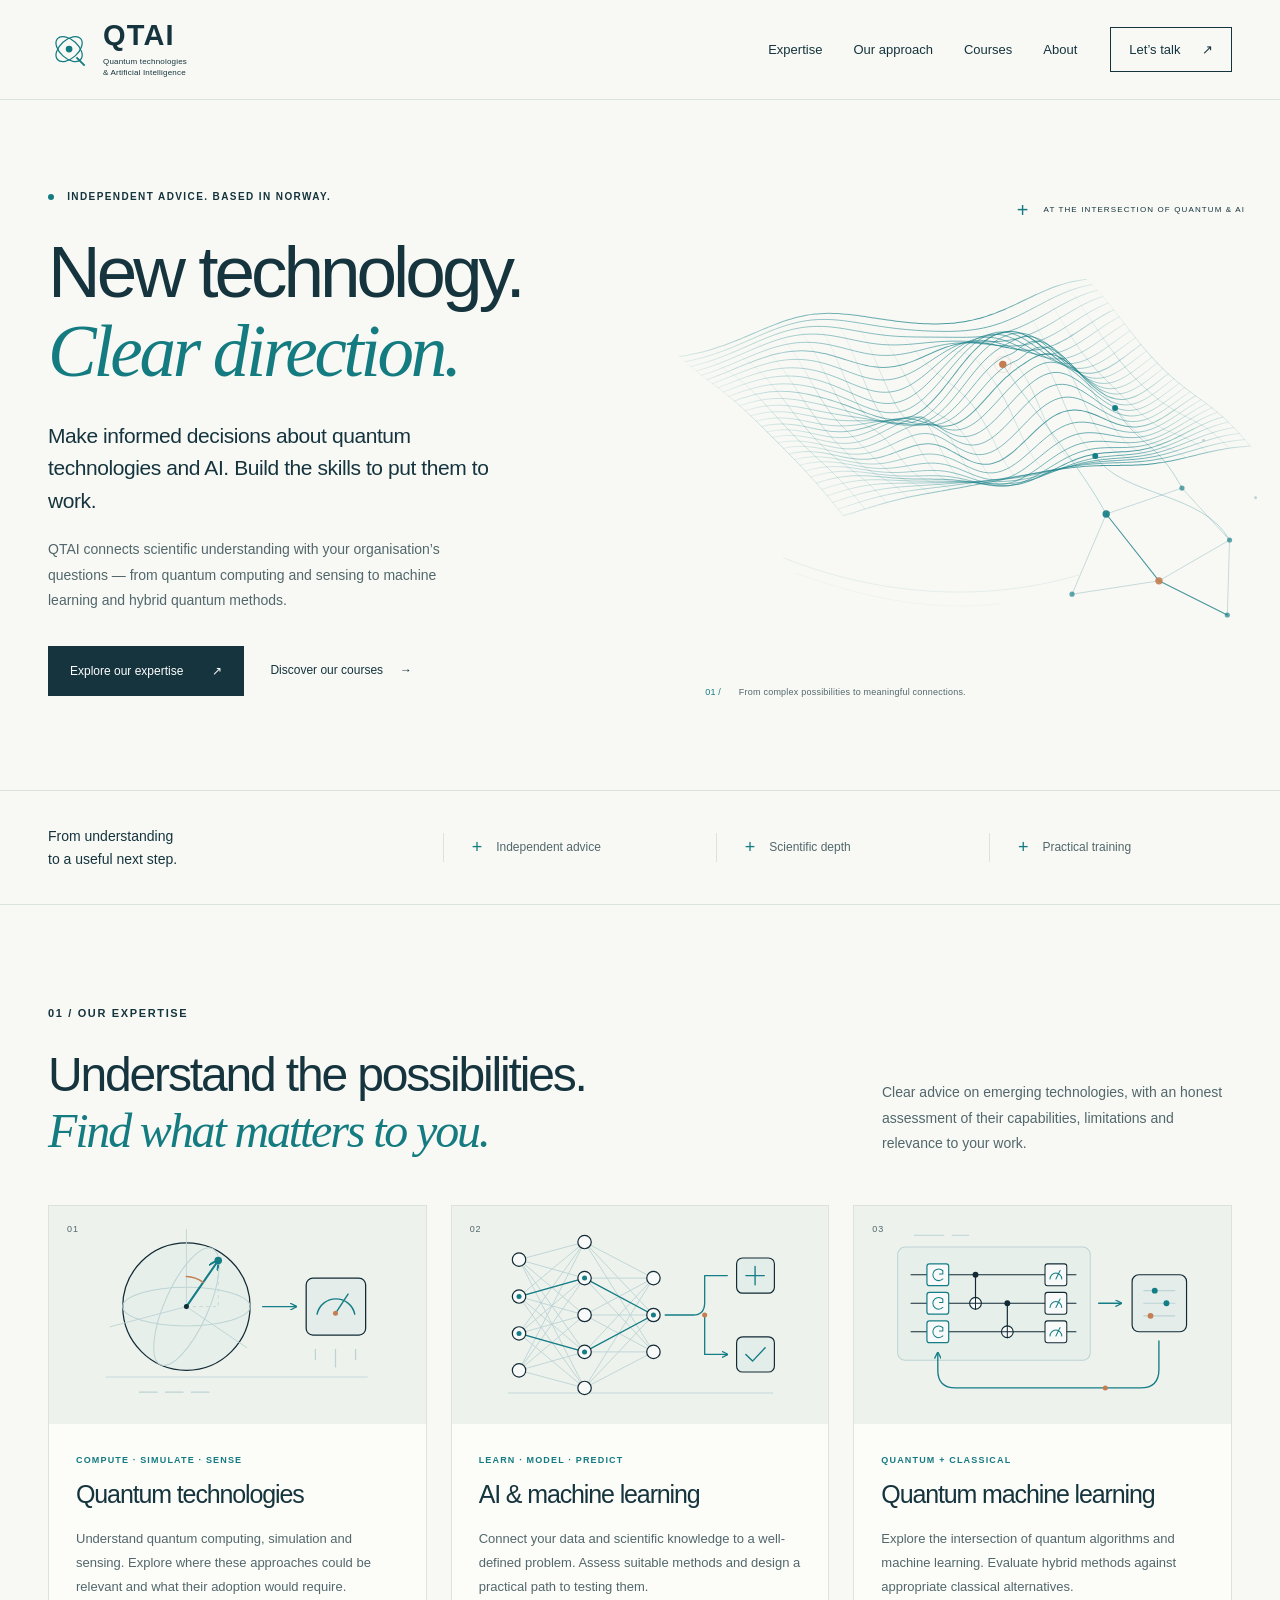
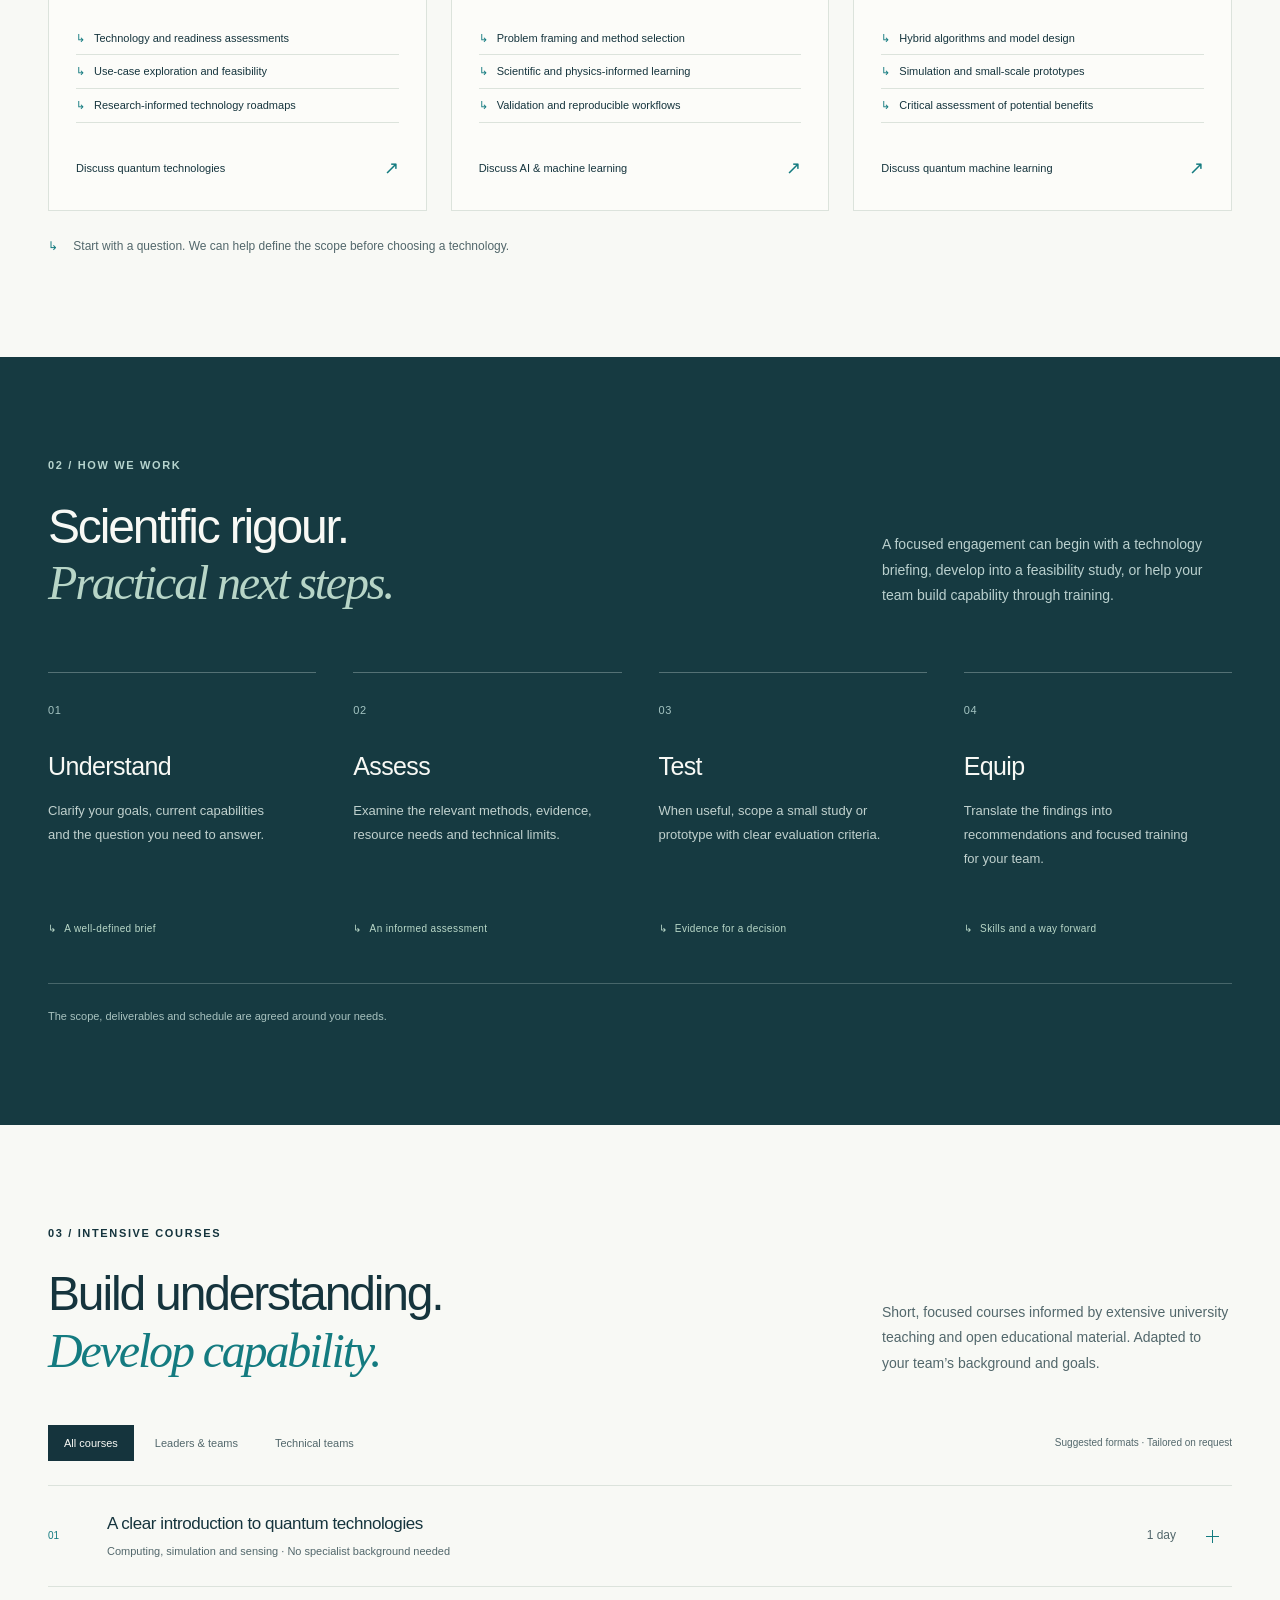
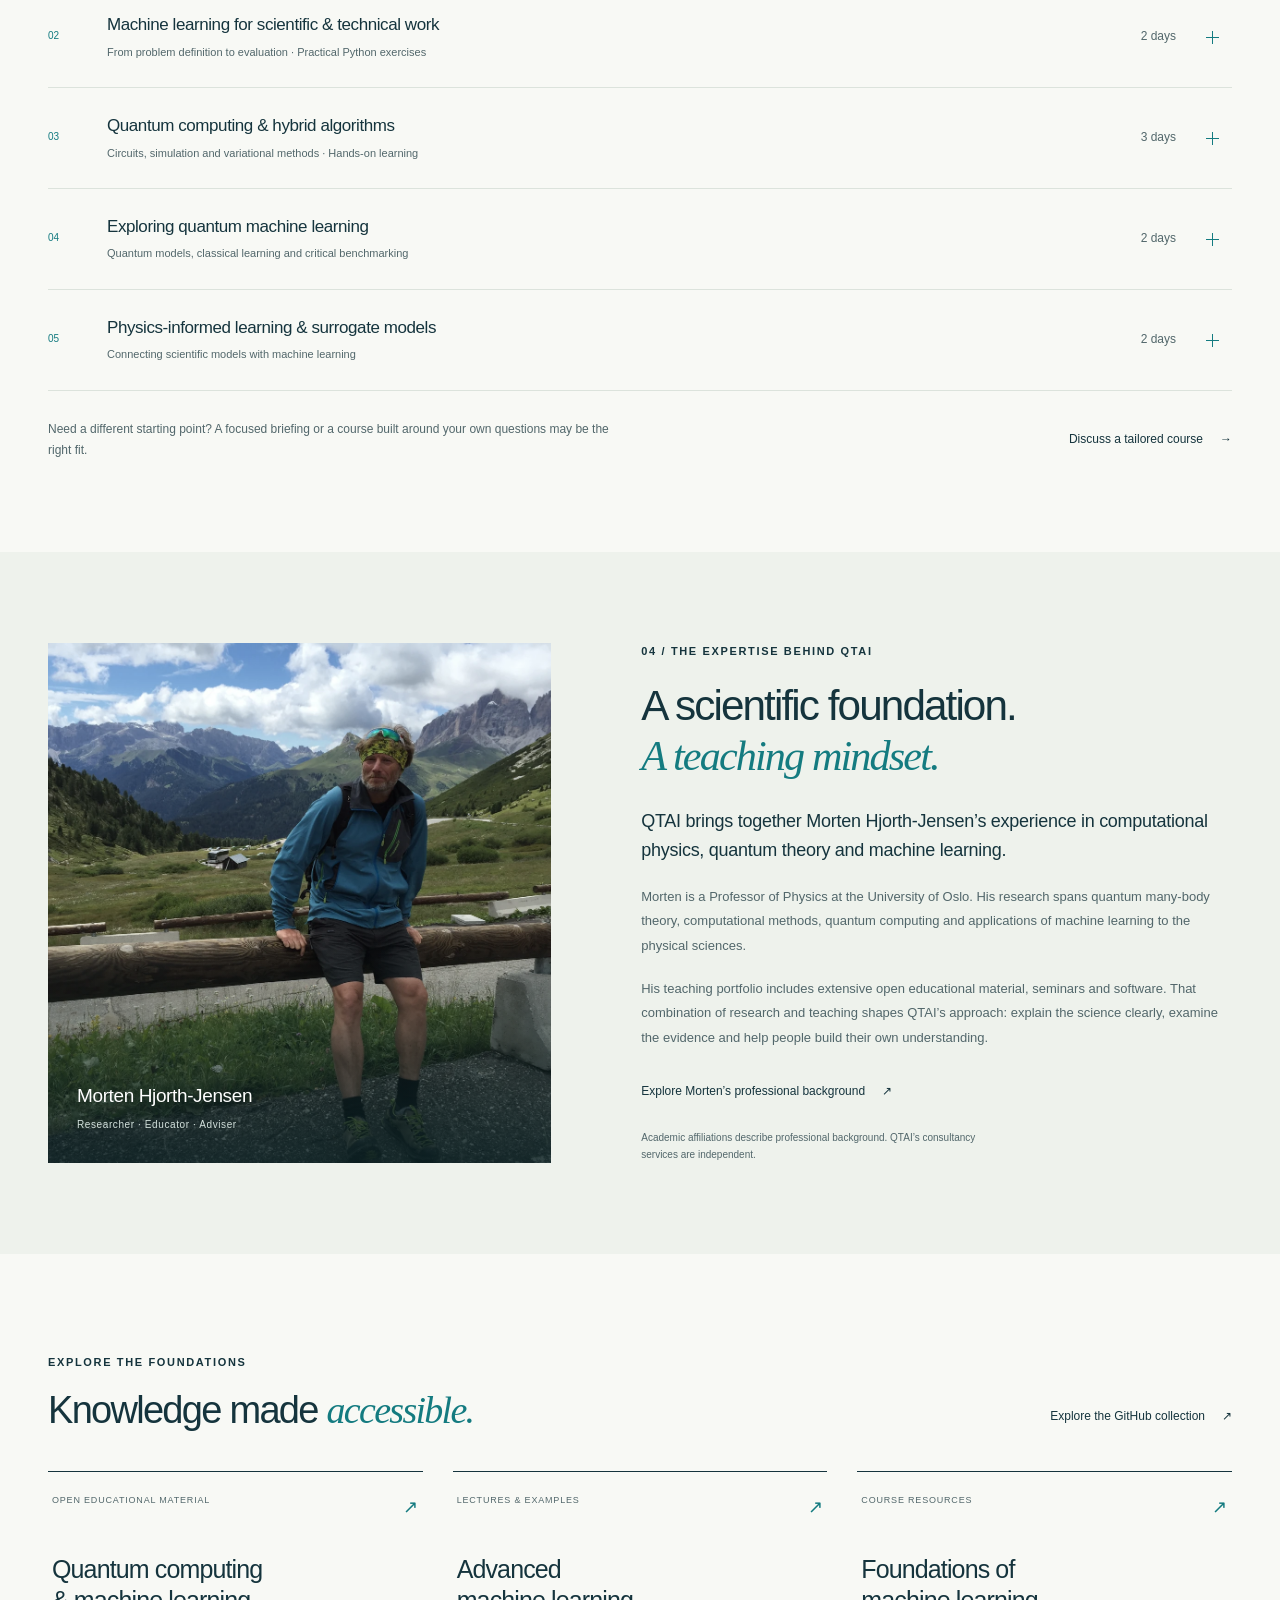
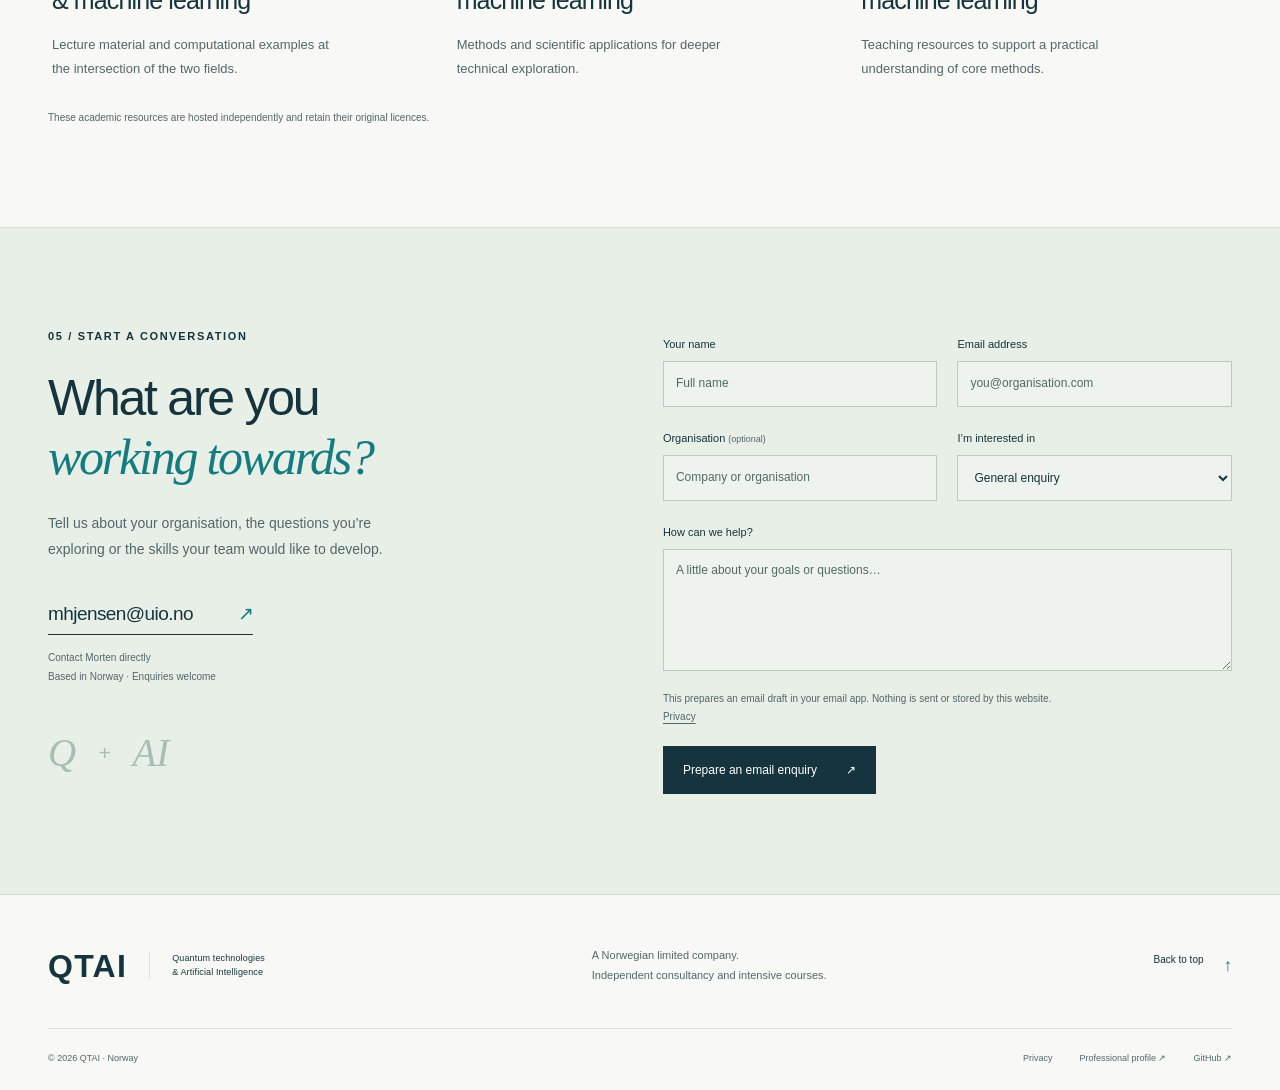
<file: index.html>
<!doctype html>
<html lang="en"><head><meta charset="utf-8"><meta name="viewport" content="width=device-width, initial-scale=1"><meta http-equiv="refresh" content="0;url=doc/web/index.html"><title>QTAI — Quantum technologies & Artificial Intelligence</title></head><body><p><a href="doc/web/index.html">Open the QTAI website</a></p></body></html>
</file>
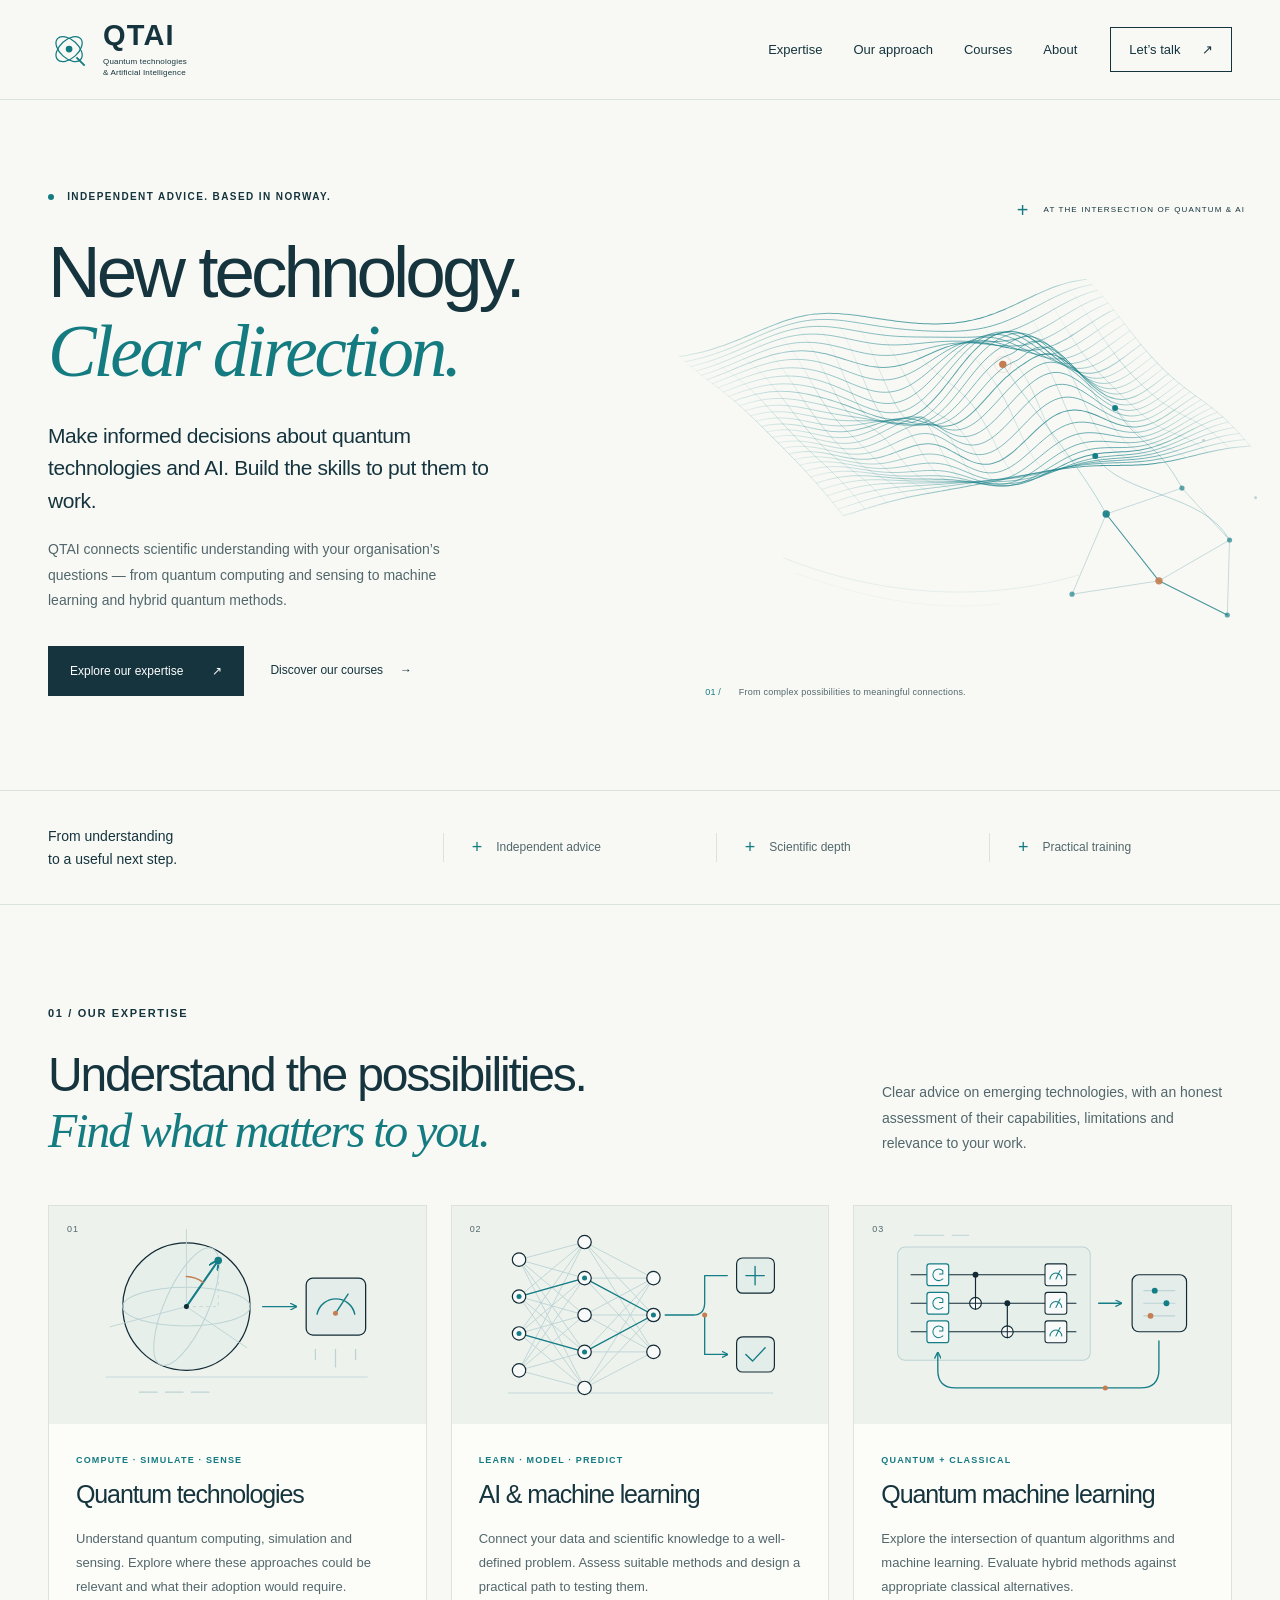
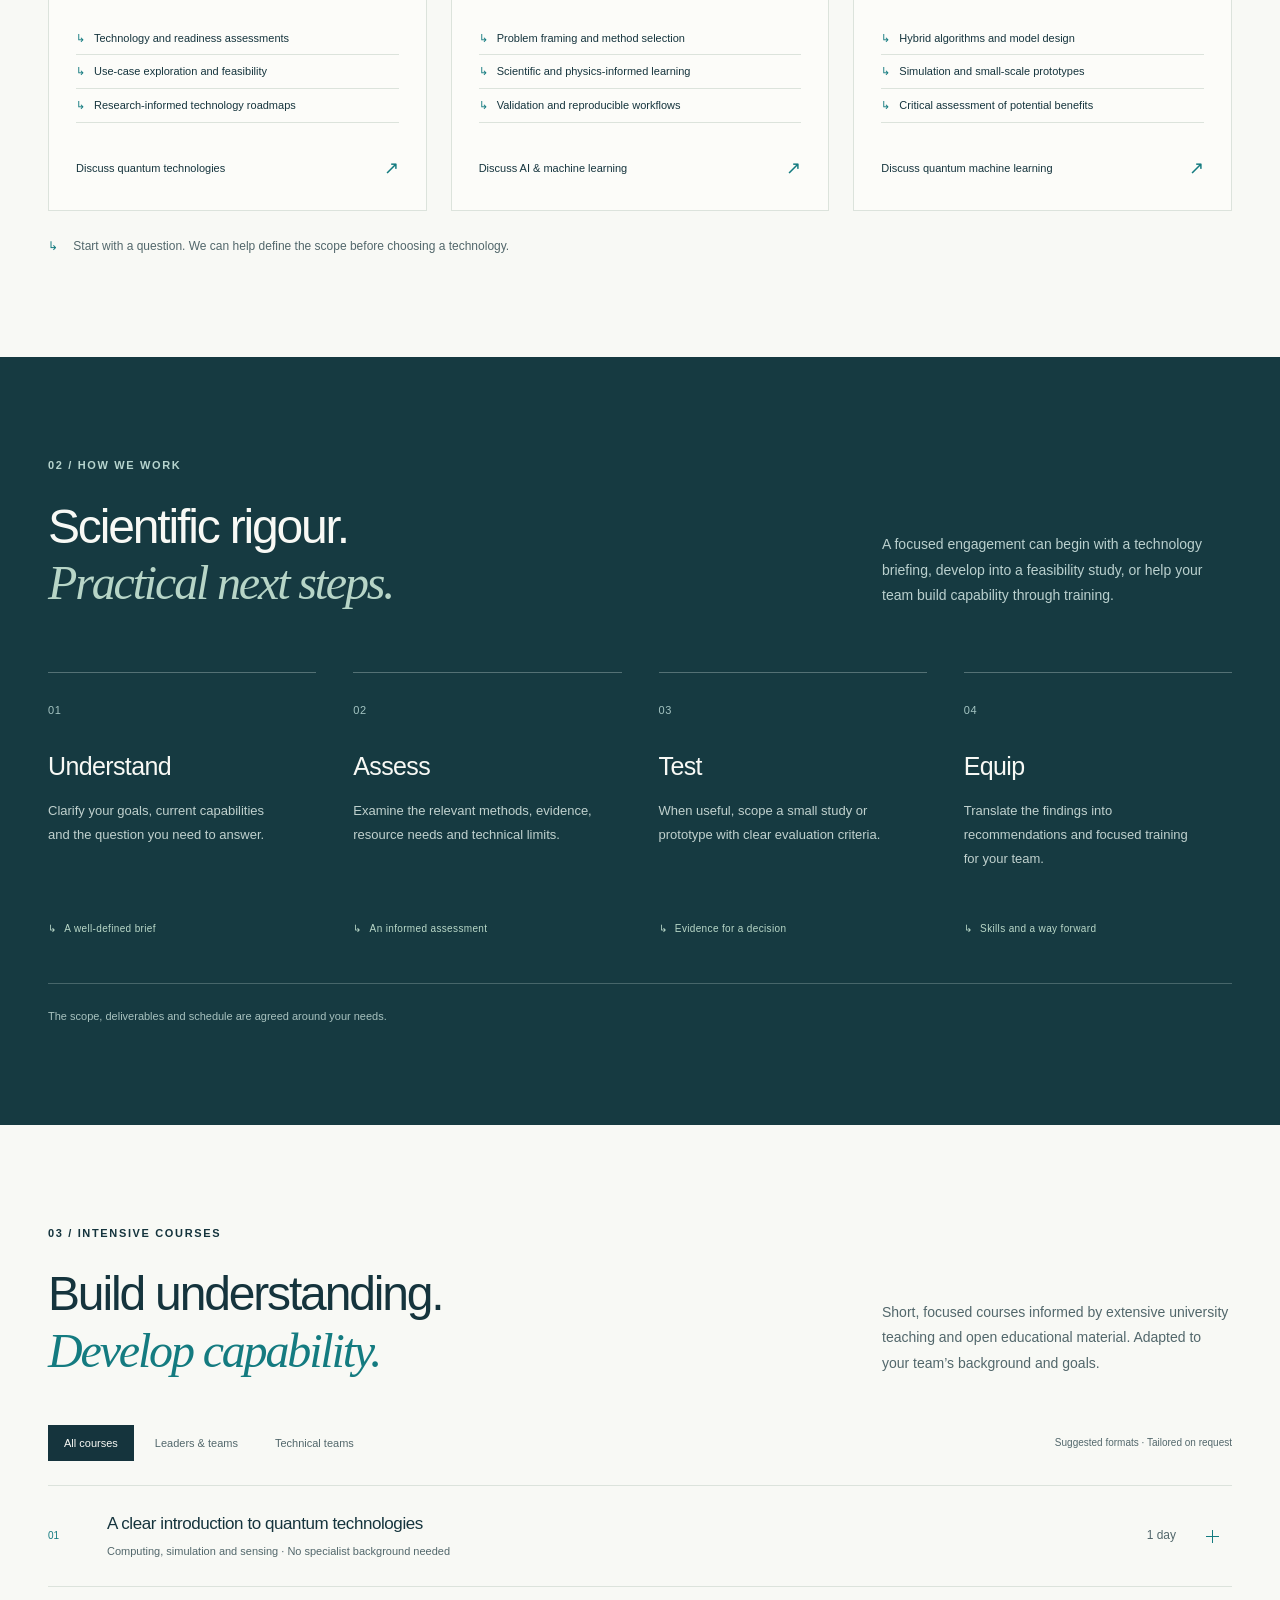
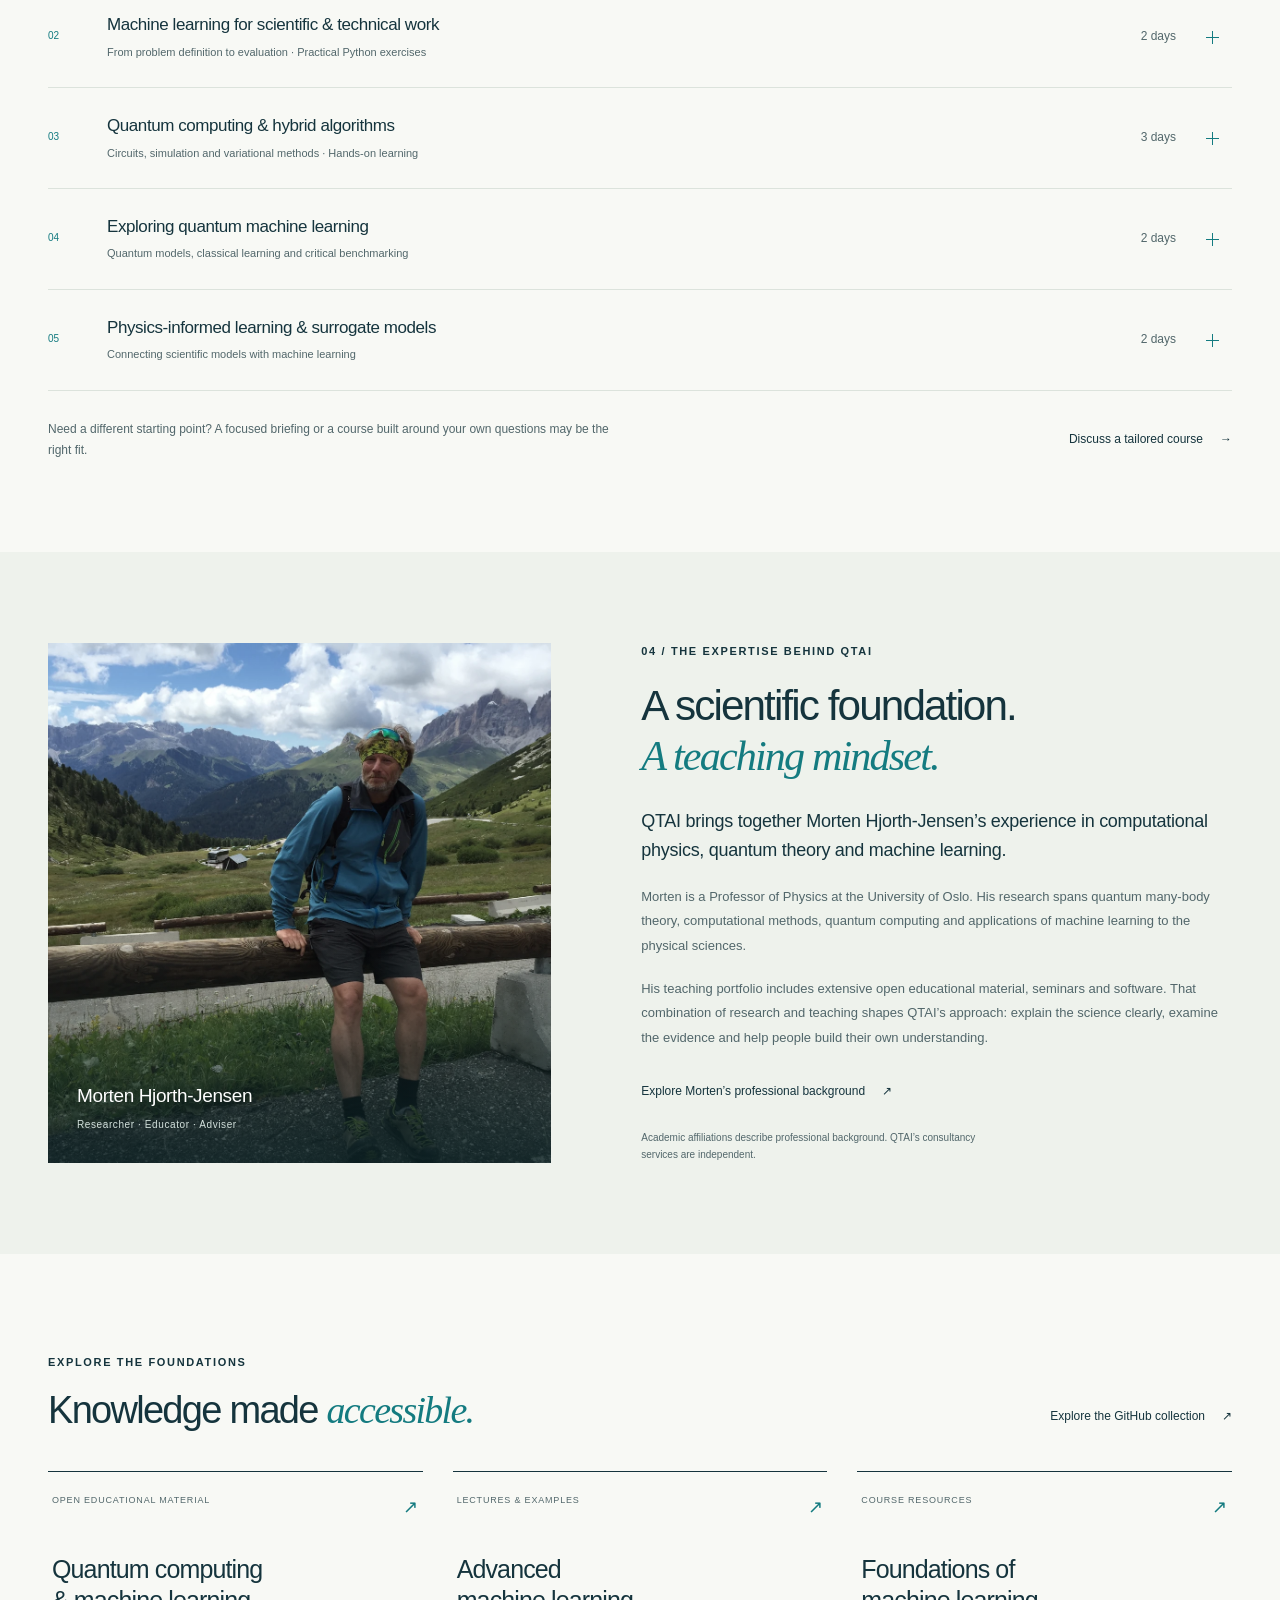
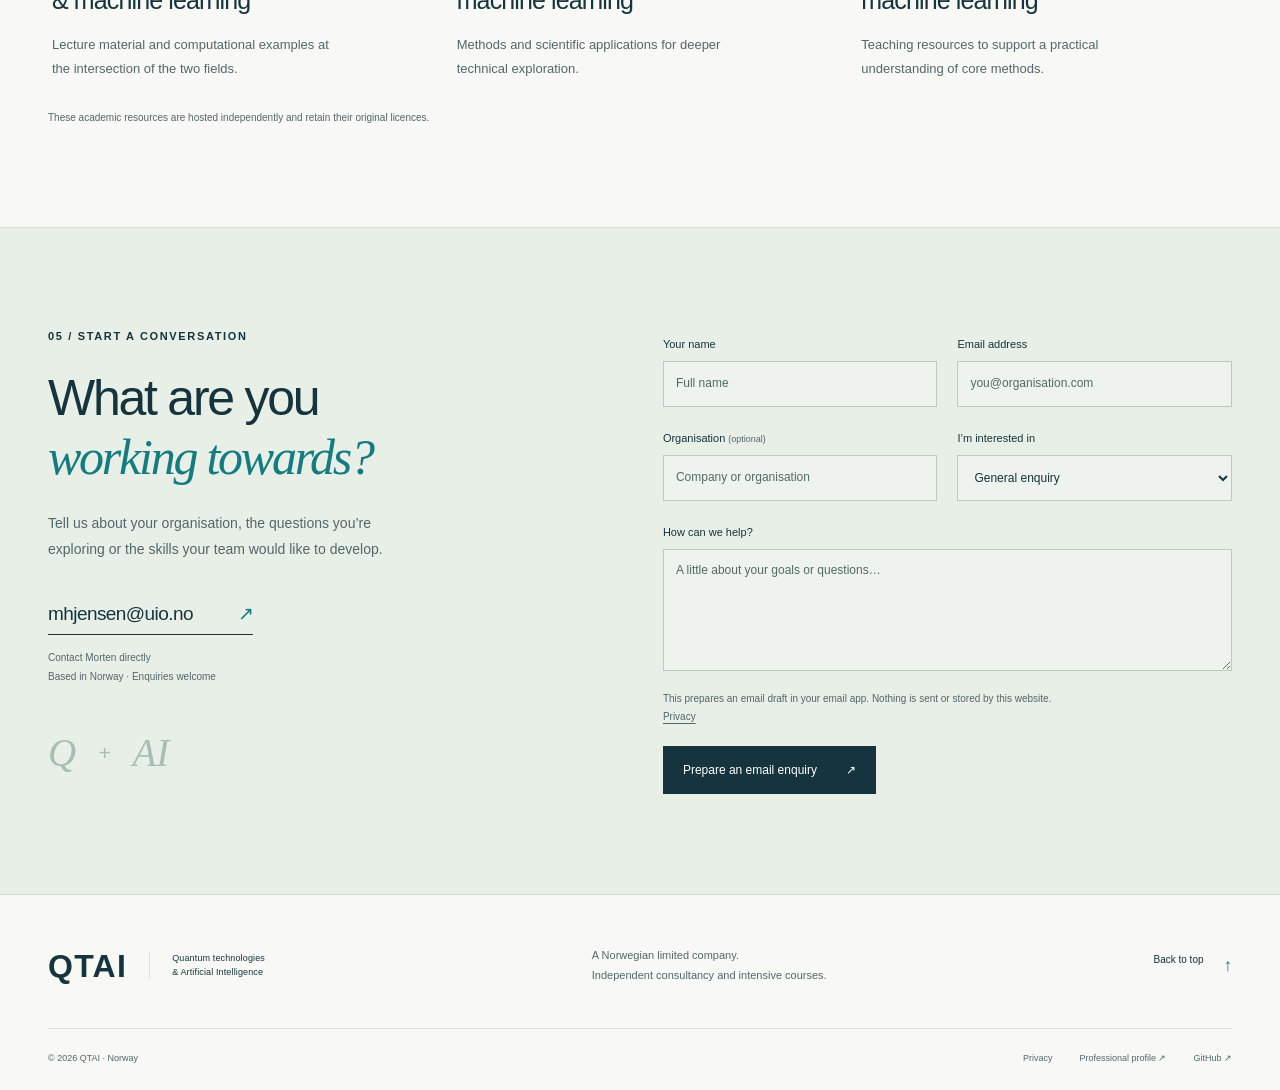
<file: doc/web/index.html>
<!doctype html>
<html lang="en" class="no-js">
<head>
  <meta charset="utf-8">
  <meta name="viewport" content="width=device-width, initial-scale=1">
  <meta name="description" content="QTAI offers independent advice and intensive courses in quantum technologies, artificial intelligence and quantum machine learning. Based in Norway, informed by research and teaching.">
  <meta name="theme-color" content="#15343d">
  <title>QTAI — Quantum technologies & Artificial Intelligence</title>
  <link rel="icon" href="assets/favicon.svg" type="image/svg+xml">
  <link rel="stylesheet" href="styles.css">
  <script src="script.js" defer></script>
</head>
<body>
  <a class="skip-link" href="#main">Skip to content</a>
  <header class="site-header">
    <div class="container header-inner">
      <a class="brand" href="#home" aria-label="QTAI home">
        <svg class="brand-mark" viewBox="0 0 48 48" aria-hidden="true"><ellipse cx="23" cy="23" rx="17" ry="10" transform="rotate(-42 23 23)"/><ellipse cx="23" cy="23" rx="17" ry="10" transform="rotate(42 23 23)"/><circle cx="23" cy="23" r="3"/><path d="m31 32 9 9"/></svg>
        <span class="brand-name">QTAI<span class="brand-descriptor">Quantum technologies<br>& Artificial Intelligence</span></span>
      </a>
      <button class="menu-toggle" type="button" aria-expanded="false" aria-controls="main-nav"><span></span><span></span><span class="sr-only">Open navigation</span></button>
      <nav id="main-nav" class="main-nav" aria-label="Main navigation">
        <a href="#expertise">Expertise</a><a href="#approach">Our approach</a><a href="#courses">Courses</a><a href="#about">About</a><a class="nav-contact" href="#contact">Let’s talk <span aria-hidden="true">↗</span></a>
      </nav>
    </div>
  </header>
  <main id="main">
    <section id="home" class="hero">
      <div class="container hero-inner">
        <div class="hero-copy">
          <p class="eyebrow"><span class="status-dot"></span> Independent advice. Based in Norway.</p>
          <h1>New technology.<br><em>Clear direction.</em></h1>
          <p class="hero-lead">Make informed decisions about quantum technologies and AI. Build the skills to put them to work.</p>
          <p class="hero-detail">QTAI connects scientific understanding with your organisation’s questions — from quantum computing and sensing to machine learning and hybrid quantum methods.</p>
          <div class="hero-actions"><a class="button button-primary" href="#expertise">Explore our expertise <span aria-hidden="true">↗</span></a><a class="text-link" href="#courses">Discover our courses <span aria-hidden="true">→</span></a></div>
        </div>
        <figure class="hero-visual">
          <div class="visual-label"><span class="small-cross" aria-hidden="true">+</span> AT THE INTERSECTION OF QUANTUM & AI</div>
          <img src="assets/hero-correlations.svg" width="900" height="720" alt="An abstract quantum wave connects with a network of computational nodes.">
          <figcaption><span class="figure-index">01 /</span> From complex possibilities to meaningful connections.</figcaption>
        </figure>
      </div>
    </section>
    <div class="principles"><div class="container principles-inner"><p>From understanding<br><strong>to a useful next step.</strong></p><span>Independent advice</span><span>Scientific depth</span><span>Practical training</span></div></div>
    <section id="expertise" class="section expertise-section">
      <div class="container">
        <div class="section-heading"><div><p class="eyebrow">01 / Our expertise</p><h2>Understand the possibilities.<br><em>Find what matters to you.</em></h2></div><p>Clear advice on emerging technologies, with an honest assessment of their capabilities, limitations and relevance to your work.</p></div>
        <div class="expertise-grid">
          <article class="expertise-card"><div class="card-visual"><span class="card-index">01</span><img src="assets/quantum-technologies.svg" width="400" height="260" loading="lazy" alt="A quantum state represented on a Bloch sphere, alongside a measurement signal."></div><div class="card-body"><p class="card-kicker">Compute · Simulate · Sense</p><h3>Quantum technologies</h3><p>Understand quantum computing, simulation and sensing. Explore where these approaches could be relevant and what their adoption would require.</p><ul class="plain-list"><li>Technology and readiness assessments</li><li>Use-case exploration and feasibility</li><li>Research-informed technology roadmaps</li></ul><a class="arrow-link" href="#contact" data-topic="Quantum technologies">Discuss quantum technologies <span aria-hidden="true">↗</span></a></div></article>
          <article class="expertise-card"><div class="card-visual"><span class="card-index">02</span><img src="assets/applied-ai-ml.svg" width="400" height="260" loading="lazy" alt="A neural network transforms inputs into predictions."></div><div class="card-body"><p class="card-kicker">Learn · Model · Predict</p><h3>AI & machine learning</h3><p>Connect your data and scientific knowledge to a well-defined problem. Assess suitable methods and design a practical path to testing them.</p><ul class="plain-list"><li>Problem framing and method selection</li><li>Scientific and physics-informed learning</li><li>Validation and reproducible workflows</li></ul><a class="arrow-link" href="#contact" data-topic="AI and machine learning">Discuss AI & machine learning <span aria-hidden="true">↗</span></a></div></article>
          <article class="expertise-card"><div class="card-visual"><span class="card-index">03</span><img src="assets/quantum-machine-learning.svg" width="400" height="260" loading="lazy" alt="A parameterised quantum circuit with measurement and a classical feedback loop."></div><div class="card-body"><p class="card-kicker">Quantum + Classical</p><h3>Quantum machine learning</h3><p>Explore the intersection of quantum algorithms and machine learning. Evaluate hybrid methods against appropriate classical alternatives.</p><ul class="plain-list"><li>Hybrid algorithms and model design</li><li>Simulation and small-scale prototypes</li><li>Critical assessment of potential benefits</li></ul><a class="arrow-link" href="#contact" data-topic="Quantum machine learning">Discuss quantum machine learning <span aria-hidden="true">↗</span></a></div></article>
        </div>
        <p class="section-note"><span aria-hidden="true">↳</span> Start with a question. We can help define the scope before choosing a technology.</p>
      </div>
    </section>
    <section id="approach" class="section approach-section">
      <div class="container">
        <div class="section-heading"><div><p class="eyebrow">02 / How we work</p><h2>Scientific rigour.<br><em>Practical next steps.</em></h2></div><p>A focused engagement can begin with a technology briefing, develop into a feasibility study, or help your team build capability through training.</p></div>
        <div class="process-grid">
          <article class="process-step"><span class="step-number">01</span><h3>Understand</h3><p>Clarify your goals, current capabilities and the question you need to answer.</p><span class="step-output">A well-defined brief</span></article>
          <article class="process-step"><span class="step-number">02</span><h3>Assess</h3><p>Examine the relevant methods, evidence, resource needs and technical limits.</p><span class="step-output">An informed assessment</span></article>
          <article class="process-step"><span class="step-number">03</span><h3>Test</h3><p>When useful, scope a small study or prototype with clear evaluation criteria.</p><span class="step-output">Evidence for a decision</span></article>
          <article class="process-step"><span class="step-number">04</span><h3>Equip</h3><p>Translate the findings into recommendations and focused training for your team.</p><span class="step-output">Skills and a way forward</span></article>
        </div>
        <p class="approach-footnote">The scope, deliverables and schedule are agreed around your needs.</p>
      </div>
    </section>
    <section id="courses" class="section courses-section">
      <div class="container">
        <div class="section-heading"><div><p class="eyebrow">03 / Intensive courses</p><h2>Build understanding.<br><em>Develop capability.</em></h2></div><p>Short, focused courses informed by extensive university teaching and open educational material. Adapted to your team’s background and goals.</p></div>
        <div class="course-toolbar"><div class="course-filters" hidden role="group" aria-label="Filter courses by audience"><button class="filter-button active" type="button" data-filter="all" aria-pressed="true">All courses</button><button class="filter-button" type="button" data-filter="leaders" aria-pressed="false">Leaders & teams</button><button class="filter-button" type="button" data-filter="technical" aria-pressed="false">Technical teams</button></div><p>Suggested formats · Tailored on request</p></div>
        <p class="sr-only" id="course-count" role="status" aria-live="polite">Showing all 5 courses</p>
        <div class="course-list">
          <details class="course" data-audience="leaders technical"><summary><span class="course-number">01</span><span class="course-title"><strong>A clear introduction to quantum technologies</strong><span>Computing, simulation and sensing · No specialist background needed</span></span><span class="course-duration">1 day</span><span class="course-plus" aria-hidden="true"></span></summary><div class="course-content"><div><p>Build a shared vocabulary for quantum technologies and an informed view of their opportunities and constraints.</p><ul><li>Quantum states, measurement and entanglement</li><li>Computing and sensing: principles and use cases</li><li>Readiness, limitations and questions to ask suppliers</li></ul></div><aside><p class="card-kicker">For decision-makers & multidisciplinary teams</p><p>Leave with a framework for discussing where quantum technologies might matter to your organisation.</p><a class="arrow-link" href="#contact" data-course="A clear introduction to quantum technologies">Enquire about this course <span aria-hidden="true">↗</span></a></aside></div></details>
          <details class="course" data-audience="technical"><summary><span class="course-number">02</span><span class="course-title"><strong>Machine learning for scientific & technical work</strong><span>From problem definition to evaluation · Practical Python exercises</span></span><span class="course-duration">2 days</span><span class="course-plus" aria-hidden="true"></span></summary><div class="course-content"><div><p>Work through a practical modelling workflow, from preparing data to comparing models and interpreting results.</p><ul><li>Regression, classification and neural networks</li><li>Generalisation, uncertainty and model validation</li><li>Reproducible experiments and appropriate baselines</li></ul></div><aside><p class="card-kicker">For analysts, engineers & researchers</p><p>Basic Python and mathematical familiarity are useful. Examples can be adapted to your team’s field.</p><a class="arrow-link" href="#contact" data-course="Machine learning for scientific and technical work">Enquire about this course <span aria-hidden="true">↗</span></a></aside></div></details>
          <details class="course" data-audience="technical"><summary><span class="course-number">03</span><span class="course-title"><strong>Quantum computing & hybrid algorithms</strong><span>Circuits, simulation and variational methods · Hands-on learning</span></span><span class="course-duration">3 days</span><span class="course-plus" aria-hidden="true"></span></summary><div class="course-content"><div><p>Connect quantum computing fundamentals to implementable circuit models and hybrid classical–quantum workflows.</p><ul><li>Qubits, gates, measurement and circuit simulation</li><li>Variational algorithms and optimisation</li><li>Noise, finite sampling and classical comparisons</li></ul></div><aside><p class="card-kicker">For technical teams & researchers</p><p>Designed for participants comfortable with Python and linear algebra. Prior quantum experience can be accommodated.</p><a class="arrow-link" href="#contact" data-course="Quantum computing and hybrid algorithms">Enquire about this course <span aria-hidden="true">↗</span></a></aside></div></details>
          <details class="course" data-audience="technical"><summary><span class="course-number">04</span><span class="course-title"><strong>Exploring quantum machine learning</strong><span>Quantum models, classical learning and critical benchmarking</span></span><span class="course-duration">2 days</span><span class="course-plus" aria-hidden="true"></span></summary><div class="course-content"><div><p>Explore how quantum models can be used in learning tasks and how to assess their performance with appropriate care.</p><ul><li>Data encoding and parameterised quantum circuits</li><li>Hybrid training and optimisation challenges</li><li>Benchmark design and comparison with classical models</li></ul></div><aside><p class="card-kicker">For teams with quantum & ML foundations</p><p>A technical introduction to an active research area, with realistic discussion of current capabilities.</p><a class="arrow-link" href="#contact" data-course="Exploring quantum machine learning">Enquire about this course <span aria-hidden="true">↗</span></a></aside></div></details>
          <details class="course" data-audience="technical"><summary><span class="course-number">05</span><span class="course-title"><strong>Physics-informed learning & surrogate models</strong><span>Connecting scientific models with machine learning</span></span><span class="course-duration">2 days</span><span class="course-plus" aria-hidden="true"></span></summary><div class="course-content"><div><p>Examine ways to incorporate physical knowledge in learning and use trained models to support computational studies.</p><ul><li>Scientific constraints and physics-informed models</li><li>Surrogate modelling for computational problems</li><li>Validation, uncertainty and limits of applicability</li></ul></div><aside><p class="card-kicker">For engineers, scientists & researchers</p><p>Python and a background in mathematical modelling are useful. The technical level is agreed in advance.</p><a class="arrow-link" href="#contact" data-course="Physics-informed learning and surrogate models">Enquire about this course <span aria-hidden="true">↗</span></a></aside></div></details>
        </div>
        <div class="course-bottom"><p>Need a different starting point? A focused briefing or a course built around your own questions may be the right fit.</p><a class="text-link" href="#contact" data-topic="Intensive courses">Discuss a tailored course <span aria-hidden="true">→</span></a></div>
      </div>
    </section>
    <section id="about" class="section about-section">
      <div class="container about-grid">
        <figure class="founder-photo"><img src="assets/morten-hjorth-jensen.webp" width="1500" height="1125" loading="lazy" alt="Morten Hjorth-Jensen in a mountain landscape."><figcaption>Morten Hjorth-Jensen <span>Researcher · Educator · Adviser</span></figcaption></figure>
        <div class="about-copy"><p class="eyebrow">04 / The expertise behind QTAI</p><h2>A scientific foundation.<br><em>A teaching mindset.</em></h2><p class="about-lead">QTAI brings together Morten Hjorth-Jensen’s experience in computational physics, quantum theory and machine learning.</p><p>Morten is a Professor of Physics at the University of Oslo. His research spans quantum many-body theory, computational methods, quantum computing and applications of machine learning to the physical sciences.</p><p>His teaching portfolio includes extensive open educational material, seminars and software. That combination of research and teaching shapes QTAI’s approach: explain the science clearly, examine the evidence and help people build their own understanding.</p><a class="text-link" href="https://mhjgit.github.io/info/doc/web/">Explore Morten’s professional background <span aria-hidden="true">↗</span></a><p class="affiliation-note">Academic affiliations describe professional background. QTAI’s consultancy services are independent.</p></div>
      </div>
    </section>
    <section class="section resources-section" aria-labelledby="resources-title"><div class="container"><div class="resources-heading"><div><p class="eyebrow">Explore the foundations</p><h2 id="resources-title">Knowledge made <em>accessible.</em></h2></div><a class="text-link" href="https://github.com/mhjensen">Explore the GitHub collection <span aria-hidden="true">↗</span></a></div><div class="resource-grid"><a class="resource" href="https://github.com/CompPhysics/QuantumComputingMachineLearning"><span class="resource-type">Open educational material <span aria-hidden="true">↗</span></span><h3>Quantum computing<br>& machine learning</h3><p>Lecture material and computational examples at the intersection of the two fields.</p></a><a class="resource" href="https://github.com/CompPhysics/AdvancedMachineLearning"><span class="resource-type">Lectures & examples <span aria-hidden="true">↗</span></span><h3>Advanced<br>machine learning</h3><p>Methods and scientific applications for deeper technical exploration.</p></a><a class="resource" href="https://github.com/EducationalMaterialUiO/MachineLearningUiO"><span class="resource-type">Course resources <span aria-hidden="true">↗</span></span><h3>Foundations of<br>machine learning</h3><p>Teaching resources to support a practical understanding of core methods.</p></a></div><p class="resource-note">These academic resources are hosted independently and retain their original licences.</p></div></section>
    <section id="contact" class="section contact-section"><div class="container contact-grid"><div class="contact-copy"><p class="eyebrow">05 / Start a conversation</p><h2>What are you<br><em>working towards?</em></h2><p>Tell us about your organisation, the questions you’re exploring or the skills your team would like to develop.</p><a class="contact-email" href="mailto:mhjensen@uio.no">mhjensen@uio.no <span aria-hidden="true">↗</span></a><p class="contact-caption">Contact Morten directly<br>Based in Norway · Enquiries welcome</p><div class="contact-motif" aria-hidden="true"><span>Q</span><span>+</span><span>AI</span></div></div><form id="enquiry-form" class="enquiry-form" hidden><div class="form-row"><div class="field"><label for="name">Your name</label><input id="name" name="name" autocomplete="name" maxlength="100" required placeholder="Full name"></div><div class="field"><label for="email">Email address</label><input id="email" name="email" type="email" autocomplete="email" maxlength="180" required placeholder="you@organisation.com"></div></div><div class="form-row"><div class="field"><label for="organisation">Organisation <span>(optional)</span></label><input id="organisation" name="organisation" autocomplete="organization" maxlength="160" placeholder="Company or organisation"></div><div class="field"><label for="topic">I’m interested in</label><select id="topic" name="topic"><option>General enquiry</option><option>Quantum technologies</option><option>AI and machine learning</option><option>Quantum machine learning</option><option>Intensive courses</option></select></div></div><div class="field"><label for="message">How can we help?</label><textarea id="message" name="message" rows="4" maxlength="4000" required placeholder="A little about your goals or questions…"></textarea></div><p class="form-note">This prepares an email draft in your email app. Nothing is sent or stored by this website. <a href="privacy.html">Privacy</a></p><button class="button button-primary" type="submit">Prepare an email enquiry <span aria-hidden="true">↗</span></button><div id="enquiry-result" class="enquiry-result" hidden><p>Your draft is ready. Open it in your email app to review and send.</p><a id="enquiry-email-link" class="text-link" href="mailto:mhjensen@uio.no">Open email draft <span aria-hidden="true">↗</span></a><p class="draft-help">No email app configured? Write directly to <a href="mailto:mhjensen@uio.no">mhjensen@uio.no</a>.</p></div><noscript><p>To enquire, please email <a href="mailto:mhjensen@uio.no">mhjensen@uio.no</a> directly.</p></noscript></form></div></section>
  </main>
  <footer class="site-footer"><div class="container"><div class="footer-top"><a class="footer-brand" href="#home">QTAI<span>Quantum technologies<br>& Artificial Intelligence</span></a><p>A Norwegian limited company.<br>Independent consultancy and intensive courses.</p><a class="back-top" href="#home">Back to top <span aria-hidden="true">↑</span></a></div><div class="footer-bottom"><p>© <span id="copyright-year">2026</span> QTAI · Norway</p><nav aria-label="Footer navigation"><a href="privacy.html">Privacy</a><a href="https://mhjgit.github.io/info/doc/web/">Professional profile <span aria-hidden="true">↗</span></a><a href="https://github.com/mhjensen">GitHub <span aria-hidden="true">↗</span></a></nav></div></div></footer>
</body>
</html>
</file>
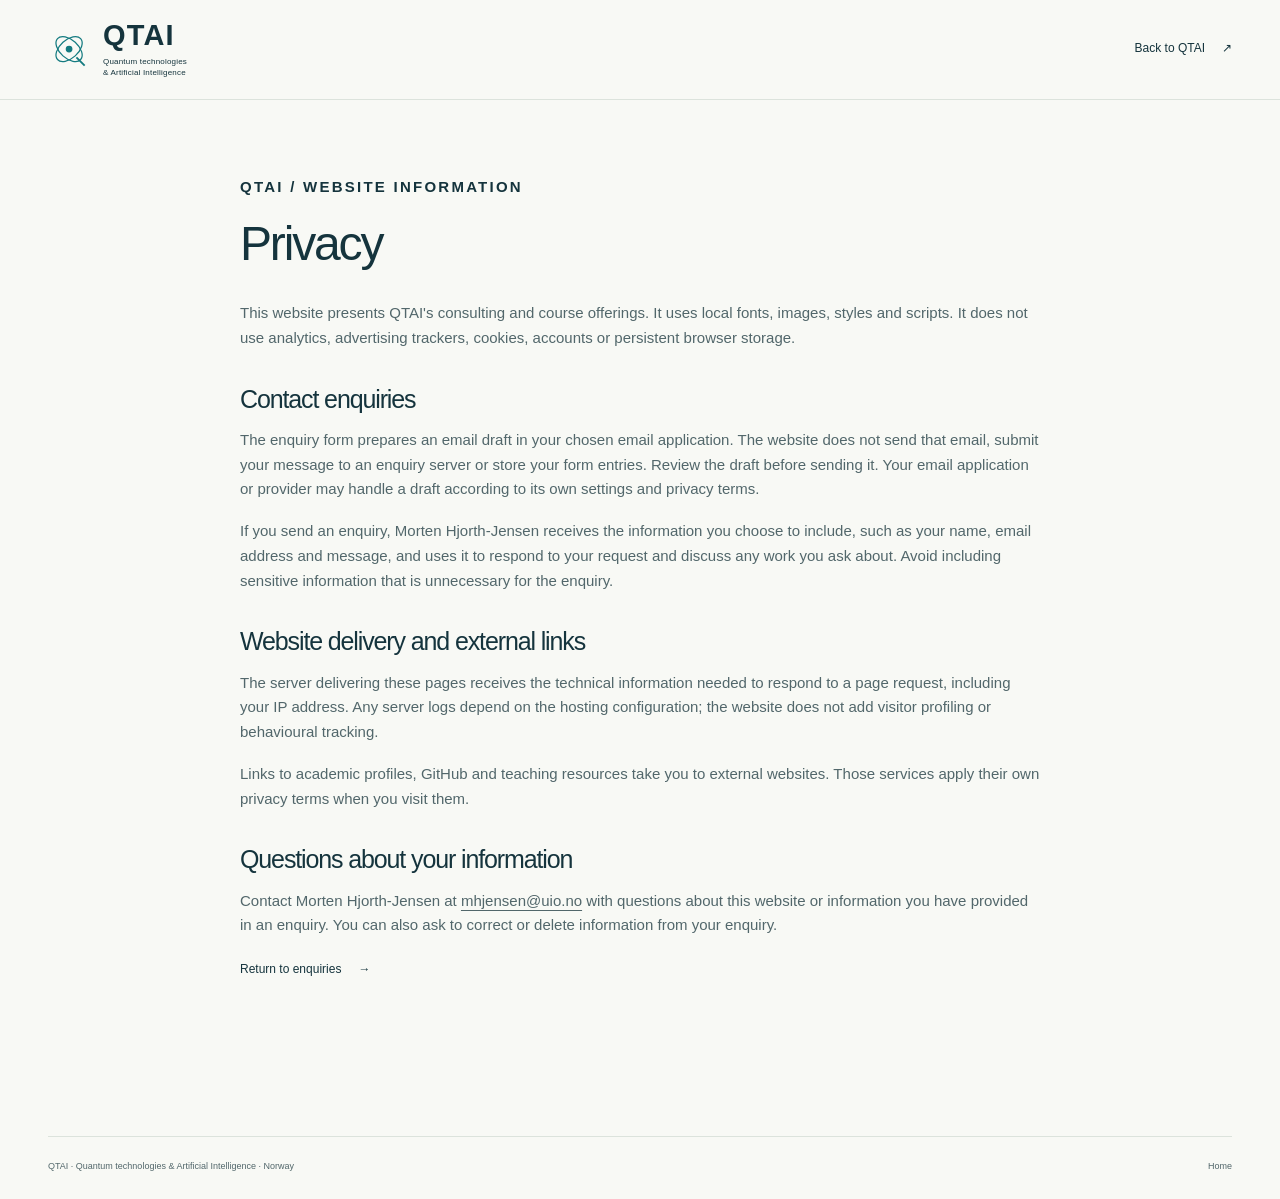
<file: doc/web/privacy.html>
<!doctype html>
<html lang="en"><head><meta charset="utf-8"><meta name="viewport" content="width=device-width, initial-scale=1"><title>Privacy — QTAI</title><meta name="description" content="How the QTAI website and email enquiries handle information."><link rel="icon" href="assets/favicon.svg" type="image/svg+xml"><link rel="stylesheet" href="styles.css"></head>
<body><a class="skip-link" href="#main">Skip to content</a><header class="site-header"><div class="container header-inner"><a class="brand" href="index.html" aria-label="QTAI home"><svg class="brand-mark" viewBox="0 0 48 48" aria-hidden="true"><ellipse cx="23" cy="23" rx="17" ry="10" transform="rotate(-42 23 23)"/><ellipse cx="23" cy="23" rx="17" ry="10" transform="rotate(42 23 23)"/><circle cx="23" cy="23" r="3"/><path d="m31 32 9 9"/></svg><span class="brand-name">QTAI<span class="brand-descriptor">Quantum technologies<br>& Artificial Intelligence</span></span></a><a class="text-link" href="index.html">Back to QTAI <span aria-hidden="true">↗</span></a></div></header>
<main id="main" class="container privacy-main"><p class="eyebrow">QTAI / Website information</p><article class="privacy-policy" aria-labelledby="privacy-title">
  <h1 id="privacy-title">Privacy</h1>
  <p>This website presents QTAI's consulting and course offerings. It uses local fonts, images, styles and scripts. It does not use analytics, advertising trackers, cookies, accounts or persistent browser storage.</p>

  <h2>Contact enquiries</h2>
  <p>The enquiry form prepares an email draft in your chosen email application. The website does not send that email, submit your message to an enquiry server or store your form entries. Review the draft before sending it. Your email application or provider may handle a draft according to its own settings and privacy terms.</p>
  <p>If you send an enquiry, Morten Hjorth-Jensen receives the information you choose to include, such as your name, email address and message, and uses it to respond to your request and discuss any work you ask about. Avoid including sensitive information that is unnecessary for the enquiry.</p>

  <h2>Website delivery and external links</h2>
  <p>The server delivering these pages receives the technical information needed to respond to a page request, including your IP address. Any server logs depend on the hosting configuration; the website does not add visitor profiling or behavioural tracking.</p>
  <p>Links to academic profiles, GitHub and teaching resources take you to external websites. Those services apply their own privacy terms when you visit them.</p>

  <h2>Questions about your information</h2>
  <p>Contact Morten Hjorth-Jensen at <a href="mailto:mhjensen@uio.no">mhjensen@uio.no</a> with questions about this website or information you have provided in an enquiry. You can also ask to correct or delete information from your enquiry.</p>
</article>
<a class="text-link" href="index.html#contact">Return to enquiries <span aria-hidden="true">→</span></a></main><footer class="site-footer"><div class="container footer-bottom"><p>QTAI · Quantum technologies & Artificial Intelligence · Norway</p><a href="index.html">Home</a></div></footer></body></html>
</file>
<file: doc/web/styles.css>
:root{--paper:#f8f9f5;--white:#fff;--ink:#15343d;--muted:#52676b;--teal:#147b80;--line:#dce3dc;--sage:#ebf1e9;--dark:#163a41;--copper:#b7734d;--font:'Avenir Next',Avenir,'Segoe UI',Arial,sans-serif}
*{box-sizing:border-box}[hidden]{display:none!important}html{scroll-behavior:smooth;scroll-padding-top:115px}body{margin:0;background:var(--paper);color:var(--ink);font-family:var(--font);font-size:16px;line-height:1.65;-webkit-font-smoothing:antialiased}button,input,select,textarea{font:inherit}button,a,input,select,textarea{-webkit-tap-highlight-color:transparent}a{color:inherit;text-decoration:none}img{display:block;max-width:100%;height:auto}button{cursor:pointer}button:focus-visible,a:focus-visible,summary:focus-visible{outline:3px solid var(--teal);outline-offset:5px}input:focus,select:focus,textarea:focus{outline:2px solid var(--teal);outline-offset:2px}h1,h2,h3,p,figure{margin:0}h1,h2,h3{font-weight:500;letter-spacing:-.045em;line-height:1.15}h1 em,h2 em{font-family:Georgia,'Times New Roman',serif;font-weight:400;color:var(--teal);letter-spacing:-.045em}h2{font-size:clamp(34px,3.8vw,48px);line-height:1.17}h3{font-size:24px;letter-spacing:-.035em}.container{width:calc(100% - 96px);max-width:1240px;margin-inline:auto}.section{padding:100px 0}.eyebrow{font-size:11px;font-weight:600;letter-spacing:.15em;text-transform:uppercase;line-height:1.6;margin-bottom:24px}.sr-only{position:absolute;width:1px;height:1px;padding:0;margin:-1px;overflow:hidden;clip:rect(0,0,0,0);white-space:nowrap;border:0}.skip-link{position:fixed;top:12px;left:16px;padding:12px 20px;background:var(--ink);color:white;z-index:100;transform:translateY(-150%)}.skip-link:focus{transform:translateY(0)}.site-header{height:100px;border-bottom:1px solid var(--line);position:sticky;top:0;z-index:20;background:rgba(248,249,245,.96);backdrop-filter:blur(15px)}.header-inner{display:flex;align-items:center;justify-content:space-between;height:100%;gap:28px}.brand{display:flex;gap:11px;align-items:center;flex-shrink:0}.brand-mark{width:44px;height:44px;fill:none;stroke:var(--teal);stroke-width:1.35}.brand-mark circle{fill:var(--teal);stroke:0}.brand-mark path{stroke-width:2}.brand-name{font-size:29px;font-weight:600;letter-spacing:.04em;line-height:1}.brand-descriptor{display:block;font-size:8px;line-height:1.4;font-weight:500;letter-spacing:.025em;margin-top:6px}.main-nav{display:flex;align-items:center;gap:31px;font-size:13px;font-weight:500}.main-nav>a:not(.nav-contact){position:relative}.main-nav>a:not(.nav-contact):after{content:'';height:1px;position:absolute;bottom:-7px;left:0;width:0;background:var(--teal);transition:width .2s}.main-nav>a:hover:after,.main-nav>a[aria-current]:after{width:100%}.nav-contact{border:1px solid var(--ink);padding:11px 18px;margin-left:2px;transition:background .2s,color .2s}.nav-contact span{margin-left:18px}.nav-contact:hover{background:var(--ink);color:white}.menu-toggle{display:none}.hero{overflow:hidden}.hero-inner{display:grid;grid-template-columns:1.12fr 1fr;align-items:center;min-height:690px;gap:12px;padding-block:60px 65px}.hero-copy{position:relative;z-index:1}.hero .eyebrow{font-size:10px;letter-spacing:.14em;margin-bottom:28px}.status-dot{display:inline-block;vertical-align:middle;width:6px;height:6px;background:var(--teal);border-radius:50%;margin-right:9px}.hero h1{font-size:clamp(55px,5.7vw,79px);line-height:1.08;letter-spacing:-.055em;margin-bottom:28px}.hero-lead{font-size:21px;line-height:1.55;max-width:470px;letter-spacing:-.02em}.hero-detail{color:var(--muted);font-size:14px;max-width:430px;margin-top:20px;line-height:1.8}.hero-actions{display:flex;align-items:center;gap:26px;margin-top:33px}.button{display:inline-flex;align-items:center;justify-content:space-between;gap:29px;padding:15px 21px;border:1px solid var(--ink);font-size:12px;line-height:1.5;font-weight:500;transition:background .2s,transform .2s}.button-primary{background:var(--ink);color:white}.button-primary:hover{background:var(--teal);border-color:var(--teal);transform:translateY(-2px)}.text-link{display:inline-flex;align-items:center;gap:17px;font-size:12px;font-weight:500;line-height:1.6;padding:5px 0;border-bottom:1px solid transparent}.text-link:hover{border-color:var(--teal);color:var(--teal)}.hero-visual{position:relative;align-self:stretch;display:flex;flex-direction:column;justify-content:center;margin-right:-50px;margin-left:-34px}.hero-visual img{width:100%;min-width:0;margin-top:8px;transform:scale(1.05)}.visual-label{font-size:8px;letter-spacing:.14em;position:absolute;top:36px;right:37px;display:flex;gap:14px;align-items:center;line-height:1.4}.small-cross{font-size:20px;font-weight:300;color:var(--teal)}.hero-visual figcaption{font-size:9px;letter-spacing:.025em;position:absolute;bottom:25px;left:60px;color:var(--muted)}.figure-index{color:var(--teal);padding-right:15px}.principles{border-block:1px solid var(--line)}.principles-inner{display:grid;grid-template-columns:1.5fr 1fr 1fr 1fr;align-items:center;min-height:113px;gap:30px}.principles p{font-size:14px;line-height:1.6}.principles strong{font-weight:500}.principles-inner>span{font-size:12px;color:var(--muted);border-left:1px solid var(--line);padding-left:28px;display:flex;align-items:center;gap:14px}.principles-inner>span:before{content:'+';color:var(--teal);font-size:18px;font-weight:300}.section-heading{display:flex;justify-content:space-between;align-items:flex-end;gap:70px;margin-bottom:46px}.section-heading>div{flex:1}.section-heading>p{max-width:350px;flex:0 0 32%;color:var(--muted);font-size:14px;line-height:1.8;margin-bottom:3px}.expertise-grid{display:grid;grid-template-columns:repeat(3,1fr);gap:24px}.expertise-card{border:1px solid var(--line);background:#fcfcf9;display:flex;flex-direction:column}.card-visual{background:#edf2ed;position:relative;height:218px;overflow:hidden;display:flex;align-items:center;justify-content:center}.card-visual img{width:100%;max-height:100%;object-fit:contain}.card-index{position:absolute;top:16px;left:18px;font-size:9px;letter-spacing:.1em;color:var(--muted)}.card-body{padding:29px 27px 27px;display:flex;flex-direction:column;flex:1}.card-kicker{font-size:9px;letter-spacing:.13em;text-transform:uppercase;font-weight:600;color:var(--teal);margin-bottom:12px}.card-body h3{font-size:25px;margin-bottom:18px;letter-spacing:-.045em}.card-body>p:not(.card-kicker){font-size:13px;line-height:1.85;color:var(--muted)}.plain-list{list-style:none;padding:0;margin:23px 0 30px;font-size:11px;line-height:1.7}.plain-list li{padding:7px 0;border-bottom:1px solid var(--line);display:flex;gap:9px}.plain-list li:before{content:'↳';color:var(--teal)}.arrow-link{display:flex;align-items:center;justify-content:space-between;gap:12px;font-size:11px;font-weight:500;line-height:1.7;margin-top:auto}.arrow-link span{font-size:18px;color:var(--teal);transition:transform .2s}.arrow-link:hover{color:var(--teal)}.arrow-link:hover span{transform:translate(2px,-2px)}.section-note{color:var(--muted);font-size:12px;margin-top:26px}.section-note span{color:var(--teal);margin-right:12px}.approach-section{background:var(--dark);color:var(--paper);position:relative}.approach-section .eyebrow{color:#b6d4ce}.approach-section h2 em{color:#b7d5c7}.approach-section .section-heading>p{color:#bad0ce}.process-grid{display:grid;grid-template-columns:repeat(4,1fr);gap:37px;padding-top:15px}.process-step{border-top:1px solid #547175;padding-top:23px;position:relative}.step-number{font-size:11px;color:#a4c4c2;letter-spacing:.06em}.process-step h3{font-size:25px;margin:30px 0 18px;letter-spacing:-.025em}.process-step p{color:#c0d1ce;font-size:13px;line-height:1.85;max-width:240px;min-height:94px}.step-output{display:block;margin-top:28px;color:#b9d8c8;font-size:10px;letter-spacing:.035em}.step-output:before{content:'↳';margin-right:8px}.approach-footnote{font-size:11px;color:#a8c2bf;margin-top:45px;border-top:1px solid #47666a;padding-top:23px}.courses-section{padding-bottom:90px}.course-toolbar{display:flex;justify-content:space-between;align-items:center;gap:20px;margin:2px 0 24px}.course-filters{display:flex;gap:5px}.filter-button{padding:8px 15px;background:transparent;border:1px solid transparent;font-size:11px;color:var(--muted);border-radius:0}.filter-button:hover{border-color:var(--line)}.filter-button.active{background:var(--ink);color:var(--paper);border-color:var(--ink)}.course-toolbar>p{font-size:10px;color:var(--muted)}.course{border-top:1px solid var(--line)}.course:last-child{border-bottom:1px solid var(--line)}.course[hidden]{display:none}.course summary{list-style:none;display:grid;grid-template-columns:45px 1fr 75px 22px;align-items:center;gap:14px;padding:26px 8px 26px 0;cursor:pointer}.course summary::-webkit-details-marker{display:none}.course summary:hover .course-title strong{color:var(--teal)}.course-number{font-size:10px;color:var(--teal)}.course-title strong{font-size:17px;line-height:1.4;font-weight:500;letter-spacing:-.025em;display:block}.course-title>span{display:block;font-size:11px;color:var(--muted);margin-top:6px}.course-duration{font-size:12px;color:var(--muted);text-align:right;padding-right:12px}.course-plus{position:relative;display:block;width:20px;height:20px}.course-plus:before,.course-plus:after{content:'';position:absolute;background:var(--teal);width:13px;height:1px;top:10px;left:4px}.course-plus:after{transform:rotate(90deg);transition:transform .2s}.course[open] .course-plus:after{transform:rotate(0)}.course-content{display:grid;grid-template-columns:1.25fr 1fr;gap:65px;padding:0 40px 30px 59px;font-size:13px;line-height:1.85;color:var(--muted)}.course-content ul{padding-left:17px;margin:14px 0 0}.course-content aside{border-left:1px solid var(--line);padding-left:30px}.course-content aside .arrow-link{margin-top:17px;color:var(--ink)}.course-content .card-kicker{font-size:9px}.course-bottom{display:flex;align-items:center;justify-content:space-between;gap:50px;margin-top:28px}.course-bottom p{font-size:12px;line-height:1.8;color:var(--muted);max-width:580px}.course-bottom>a{flex-shrink:0}.about-section{background:#eef2ec;padding-block:91px}.about-grid{display:grid;grid-template-columns:.92fr 1.08fr;gap:90px;align-items:center}.founder-photo{position:relative;align-self:stretch;min-height:520px;overflow:hidden;background:#b3c6b6}.founder-photo img{height:100%;width:100%;position:absolute;inset:0;object-fit:cover;object-position:60% center;filter:saturate(.8)}.founder-photo:after{content:'';position:absolute;inset:55% 0 0;background:linear-gradient(transparent,rgba(9,31,34,.82))}.founder-photo figcaption{position:absolute;bottom:30px;left:29px;right:20px;z-index:1;color:white;font-size:19px;letter-spacing:-.02em}.founder-photo figcaption span{display:block;font-size:10px;color:#d3e1dc;letter-spacing:.06em;margin-top:5px}.about-copy h2{font-size:clamp(32px,3.3vw,44px);margin-bottom:27px}.about-copy .eyebrow{margin-bottom:21px}.about-lead{font-size:18px;line-height:1.6;letter-spacing:-.015em;margin-bottom:20px}.about-copy>p:not(.eyebrow):not(.about-lead):not(.affiliation-note){font-size:13px;line-height:1.9;color:var(--muted);margin-bottom:18px}.about-copy .text-link{margin-top:8px}.about-copy .affiliation-note{font-size:10px;color:var(--muted);margin-top:22px;line-height:1.7;max-width:350px}.resources-heading{display:flex;align-items:flex-end;justify-content:space-between;gap:30px;margin-bottom:39px}.resources-heading h2{font-size:38px}.resources-heading .eyebrow{margin-bottom:16px}.resource-grid{display:grid;grid-template-columns:repeat(3,1fr);gap:30px}.resource{border-top:1px solid var(--ink);padding:21px 4px 0;display:block}.resource-type{display:flex;justify-content:space-between;font-size:9px;letter-spacing:.09em;text-transform:uppercase;color:var(--muted);margin-bottom:31px}.resource-type>span{font-size:18px;color:var(--teal)}.resource h3{font-size:25px;line-height:1.25;margin-bottom:17px}.resource>p{font-size:13px;color:var(--muted);line-height:1.8;max-width:290px}.resource:hover h3{color:var(--teal)}.resource-note{font-size:10px;color:var(--muted);margin-top:30px}.contact-section{background:#e8efe6;border-block:1px solid #d6e0d4}.contact-grid{display:grid;grid-template-columns:.95fr 1.05fr;gap:100px}.contact-copy h2{font-size:50px;margin-bottom:25px}.contact-copy>p:not(.eyebrow):not(.contact-caption){color:var(--muted);font-size:14px;line-height:1.85;max-width:340px}.contact-email{display:inline-flex;gap:45px;border-bottom:1px solid var(--ink);padding-block:5px;font-size:19px;letter-spacing:-.03em;margin-top:30px}.contact-email span{color:var(--teal)}.contact-caption{font-size:10px;color:var(--muted);line-height:1.9;margin-top:13px}.contact-motif{display:flex;gap:22px;align-items:center;font-size:39px;line-height:1;font-family:Georgia,serif;font-style:italic;color:#a7beb2;margin-top:47px}.contact-motif>span:nth-child(2){font-family:var(--font);font-weight:300;font-size:21px}.enquiry-form{padding-top:7px}.form-row{display:grid;grid-template-columns:1fr 1fr;gap:20px}.field{display:flex;flex-direction:column;margin-bottom:22px}.field label{font-size:11px;font-weight:500;margin-bottom:8px}.field label span{font-size:9px;color:var(--muted);font-weight:400}.field input,.field select,.field textarea{font-size:12px;color:var(--ink);width:100%;border:1px solid #bccbbd;background:rgba(255,255,255,.27);border-radius:0;min-height:46px;padding:11px 12px;transition:border-color .2s}.field input:hover,.field select:hover,.field textarea:hover{border-color:var(--teal)}.field input::placeholder,.field textarea::placeholder{color:#526b65;opacity:1}.field select{padding-right:23px}.field textarea{resize:vertical;min-height:122px}.form-note{font-size:10px;color:var(--muted);line-height:1.8;margin:-3px 0 20px;max-width:390px}.form-note a{text-decoration:underline;text-underline-offset:3px}.enquiry-form .button{font-size:12px;padding:14px 19px;min-height:48px}.enquiry-result{border:1px solid #a1bcae;padding:18px 21px;margin-top:20px;background:rgba(255,255,255,.5);font-size:13px}.enquiry-result .text-link{margin-top:9px}.draft-help{font-size:10px;color:var(--muted);margin-top:12px}.draft-help a{text-decoration:underline}.site-footer{background:var(--paper);padding:51px 0 25px}.footer-top{display:flex;justify-content:space-between;align-items:center;gap:30px;padding-bottom:42px}.footer-brand{font-size:32px;font-weight:600;letter-spacing:.04em;display:flex;align-items:center;gap:22px;line-height:1}.footer-brand>span{font-size:9px;font-weight:400;line-height:1.5;letter-spacing:.015em;padding-left:22px;border-left:1px solid var(--line)}.footer-top>p{font-size:11px;color:var(--muted);line-height:1.8}.back-top{font-size:10px;display:flex;gap:20px}.back-top span{color:var(--teal);font-size:17px}.footer-bottom{display:flex;justify-content:space-between;gap:30px;border-top:1px solid var(--line);padding-top:22px;font-size:9px;color:var(--muted)}.footer-bottom nav{display:flex;gap:27px}.footer-bottom a:hover{text-decoration:underline;text-underline-offset:4px}.privacy-main{padding:75px 0 100px;max-width:800px;margin:auto}.privacy-main h1{font-size:48px;margin:15px 0 30px}.privacy-main h2{font-size:25px;margin:34px 0 14px}.privacy-main p{font-size:15px;color:var(--muted);margin-bottom:17px}.privacy-main a:not(.text-link){text-decoration:underline;text-underline-offset:4px}.privacy-main ul{color:var(--muted);font-size:15px;padding-left:20px}.privacy-main .eyebrow{color:var(--ink)}
@media(min-width:1500px){.hero-inner{min-height:730px}.hero h1{font-size:80px}.hero-visual{margin-right:-60px}}
@media(max-width:1100px){.container{width:calc(100% - 64px)}.main-nav{gap:23px}.hero-inner{min-height:640px}.hero h1{font-size:61px}.hero-lead{font-size:19px}.hero-actions{gap:18px;flex-wrap:wrap}.hero-visual{margin-left:-20px;margin-right:-20px}.visual-label{font-size:7px;right:15px}.hero-visual figcaption{font-size:8px;left:30px}.section{padding-block:80px}.section-heading{gap:40px}.card-body{padding:24px 20px}.card-body h3{font-size:23px}.card-visual{height:190px}.plain-list{font-size:10px}.arrow-link{font-size:10px}.process-grid{gap:27px}.about-grid{gap:50px}.contact-grid{gap:55px}.resources-heading h2{font-size:35px}.contact-copy h2{font-size:44px}.form-row{gap:14px}.brand-descriptor{font-size:7px}}
@media(max-width:800px){html{scroll-padding-top:94px}.container{width:calc(100% - 40px)}.site-header{height:78px}.brand-mark{width:35px;height:35px}.brand-name{font-size:25px}.brand-descriptor{font-size:6px}.brand{gap:8px}.menu-toggle{display:flex;width:44px;height:44px;padding:12px 9px;flex-direction:column;gap:7px;justify-content:center;border:0;background:none}.menu-toggle>span:not(.sr-only){width:26px;height:1px;background:var(--ink);transition:transform .2s}.menu-toggle[aria-expanded=true]>span:first-child{transform:translateY(4px) rotate(45deg)}.menu-toggle[aria-expanded=true]>span:nth-child(2){transform:translateY(-4px) rotate(-45deg)}.main-nav{display:none;position:absolute;top:77px;left:0;right:0;padding:15px 20px 24px;background:var(--paper);border-bottom:1px solid var(--line);box-shadow:0 12px 18px #15343d0a;align-items:stretch;gap:0;font-size:15px}.main-nav.is-open{display:flex;flex-direction:column}.main-nav>a{padding:13px 5px}.main-nav>a:after{display:none}.main-nav .nav-contact{padding:13px 15px;margin:10px 0 0;display:flex;justify-content:space-between}.hero-inner{grid-template-columns:1fr;min-height:0;padding:55px 0 28px;gap:5px}.hero h1{font-size:clamp(52px,8.7vw,72px);margin-bottom:24px}.hero .eyebrow{margin-bottom:22px}.hero-lead{font-size:21px;max-width:520px}.hero-detail{font-size:14px;max-width:530px}.hero-actions{margin-top:27px;gap:25px}.hero-visual{margin:20px 0 0;height:370px;max-width:600px;width:100%;justify-self:center}.hero-visual img{width:100%;height:100%;object-fit:contain;transform:scale(1.1)}.visual-label{top:0;right:14px;font-size:8px}.hero-visual figcaption{bottom:3px;left:20px;font-size:8px}.principles-inner{grid-template-columns:1.2fr 1fr;gap:20px 30px;padding-block:25px}.principles p{font-size:12px}.principles-inner>span{font-size:11px;padding-left:20px}.principles-inner>span:nth-child(3){border:0;padding:0}.section{padding-block:65px}.section-heading{display:block;margin-bottom:32px}.section-heading>p{max-width:540px;margin-top:24px;font-size:14px}.eyebrow{font-size:10px;margin-bottom:18px}h2{font-size:39px}.expertise-grid{grid-template-columns:1fr;gap:20px}.expertise-card{display:grid;grid-template-columns:.8fr 1.2fr}.card-visual{height:auto;min-height:280px}.card-body{padding:27px}.card-body h3{font-size:26px}.card-body>p:not(.card-kicker){font-size:13px}.plain-list{font-size:11px;margin:19px 0 24px}.arrow-link{font-size:12px}.section-note{font-size:11px}.process-grid{grid-template-columns:1fr 1fr;gap:35px}.process-step h3{margin-top:20px}.process-step p{font-size:13px;min-height:70px}.step-output{margin-top:19px}.approach-footnote{margin-top:32px}.course-toolbar{display:block}.course-toolbar>p{margin-top:18px}.filter-button{font-size:11px;padding:8px 13px}.course summary{grid-template-columns:30px 1fr 50px 20px;gap:9px;padding-block:23px}.course-title strong{font-size:16px}.course-title>span{font-size:10px;max-width:390px}.course-duration{font-size:11px;padding-right:0}.course-content{padding:0 20px 28px 39px;grid-template-columns:1fr;gap:23px}.course-content aside{padding-left:18px}.course-bottom{display:block}.course-bottom>a{margin-top:17px}.about-grid{gap:35px;grid-template-columns:.8fr 1.2fr}.founder-photo{min-height:540px}.founder-photo img{object-position:65% center}.founder-photo figcaption{left:18px;bottom:22px;font-size:16px}.founder-photo figcaption span{font-size:8px}.about-copy h2{font-size:33px}.about-lead{font-size:16px}.about-copy>p:not(.eyebrow):not(.about-lead):not(.affiliation-note){font-size:12px}.about-copy .text-link{font-size:11px}.resources-heading{display:block}.resources-heading h2{font-size:35px}.resources-heading>.text-link{margin-top:20px}.resource-grid{grid-template-columns:1fr;gap:25px}.resource{display:grid;grid-template-columns:1fr 1.1fr;column-gap:25px;padding-top:17px}.resource-type{grid-column:1/-1;margin-bottom:14px;font-size:10px}.resource h3{font-size:25px;margin:0}.resource>p{font-size:12px;max-width:none}.contact-grid{grid-template-columns:1fr;gap:40px}.contact-copy h2{font-size:44px}.contact-copy>p:not(.eyebrow):not(.contact-caption){max-width:510px}.contact-motif{display:none}.contact-email{margin-top:22px}.enquiry-form{max-width:620px}.field label{font-size:12px}.field input,.field select,.field textarea{font-size:14px}.form-note{font-size:11px;max-width:450px}.footer-top{flex-wrap:wrap}.footer-brand{font-size:28px}.footer-top>p{font-size:10px}.back-top{margin-left:auto}.footer-bottom{font-size:9px}.footer-bottom nav{gap:17px}.privacy-main{padding-top:50px}.privacy-main h1{font-size:39px}}
@media(max-width:540px){.hero-inner{padding-top:42px}.hero h1{font-size:clamp(38px,12vw,51px)}.hero .eyebrow{font-size:8px;letter-spacing:.12em}.hero-lead{font-size:18px;line-height:1.65}.hero-detail{font-size:13px;line-height:1.85}.hero-actions{gap:19px;align-items:flex-start;flex-direction:column}.hero-actions .button{font-size:12px;padding:14px 18px;gap:30px}.hero-actions .text-link{font-size:12px}.hero-visual{height:300px;margin-top:20px}.hero-visual img{transform:scale(1.17)}.visual-label{font-size:6px;right:4px;top:5px;gap:8px}.hero-visual figcaption{font-size:7px;left:4px;bottom:3px}.figure-index{padding-right:5px}.principles-inner{grid-template-columns:1fr 1fr;gap:22px 16px;padding-block:23px}.principles p{font-size:11px}.principles-inner>span{font-size:10px;gap:9px;padding-left:15px}.principles-inner>span:before{font-size:15px}.section{padding-block:54px}h2{font-size:33px}.section-heading>p{font-size:13px;margin-top:20px}.eyebrow{font-size:9px;letter-spacing:.13em}.expertise-card{display:flex}.card-visual{min-height:0;height:210px}.card-visual img{width:100%;height:100%;max-width:320px}.card-body{padding:26px 23px}.card-body h3{font-size:28px}.card-kicker{font-size:9px}.card-body>p:not(.card-kicker){font-size:13px}.plain-list{font-size:12px;margin-top:20px}.plain-list li{padding-block:9px}.arrow-link{font-size:12px}.section-note{line-height:1.8}.process-grid{gap:30px 24px;padding-top:4px}.process-step{padding-top:16px}.process-step h3{font-size:22px;margin:19px 0 14px}.process-step p{font-size:12px;min-height:108px}.step-output{font-size:9px;line-height:1.8;margin-top:15px}.approach-footnote{font-size:10px}.filter-button{font-size:10px;padding:8px 10px}.course-filters{gap:1px}.course-toolbar{margin-bottom:20px}.course summary{grid-template-columns:22px 1fr 44px 15px;gap:6px;padding-block:23px}.course-number{font-size:9px;align-self:start;padding-top:4px}.course-title strong{font-size:15px;line-height:1.5}.course-title>span{font-size:10px;line-height:1.7;margin-top:6px}.course-duration{font-size:10px}.course-plus{width:15px}.course-plus:before,.course-plus:after{left:1px;width:11px}.course-content{padding-left:28px;padding-right:5px;font-size:12px;gap:20px}.course-content aside .arrow-link{font-size:11px}.course-bottom p{font-size:12px}.about-grid{grid-template-columns:1fr;gap:33px}.founder-photo{height:390px;min-height:0}.founder-photo img{object-position:60% 46%}.founder-photo figcaption{font-size:20px;left:24px;bottom:24px}.founder-photo figcaption span{font-size:10px}.about-copy h2{font-size:33px}.about-lead{font-size:17px}.about-copy>p:not(.eyebrow):not(.about-lead):not(.affiliation-note){font-size:13px}.about-copy .text-link{font-size:12px}.about-copy .affiliation-note{font-size:10px}.resources-heading h2{font-size:32px}.resource{display:block;padding-top:20px}.resource-type{font-size:9px;margin-bottom:19px}.resource h3{font-size:27px;margin-bottom:14px}.resource h3 br{display:none}.resource>p{font-size:13px}.resource-grid{gap:30px}.resource-note{line-height:1.8}.contact-copy h2{font-size:40px}.contact-email{font-size:22px;gap:30px}.contact-caption{font-size:11px}.contact-grid{gap:34px}.form-row{grid-template-columns:1fr;gap:0}.field{margin-bottom:20px}.field label{font-size:12px}.field input,.field select,.field textarea{font-size:16px;min-height:49px;padding:11px 13px}.form-note{font-size:10px;max-width:320px}.enquiry-form .button{font-size:12px;width:100%;padding:15px 17px}.site-footer{padding-top:35px}.footer-top{display:block;padding-bottom:28px}.footer-brand{font-size:31px}.footer-brand>span{font-size:9px}.footer-top>p{margin-top:25px;font-size:11px}.back-top{display:inline-flex;margin-top:25px;font-size:11px}.footer-bottom{display:block;font-size:9px;padding-top:19px}.footer-bottom nav{margin-top:16px;gap:23px;flex-wrap:wrap}.privacy-main h1{font-size:34px}.privacy-main h2{font-size:24px}.privacy-main p,.privacy-main ul{font-size:14px}}
@media(prefers-reduced-motion:reduce){html{scroll-behavior:auto}*,*:before,*:after{transition:none!important;animation:none!important}}
@media print{.site-header,.hero-visual,.course-toolbar,.contact-motif,.back-top,.enquiry-form,.skip-link{display:none!important}body{background:white;color:black;font-size:11pt}.container{width:100%;max-width:none}.section{padding:28px 0}.hero-inner{min-height:0;display:block;padding:20px 0}.hero h1{font-size:36pt}.hero-lead{font-size:15pt}.hero-actions{display:none}.principles-inner{min-height:75px}.expertise-grid{gap:15px}.card-visual{height:130px}.card-body{padding:15px}.card-body h3{font-size:17pt}.approach-section{background:#eef2ec;color:black;print-color-adjust:exact}.approach-section .section-heading>p,.process-step p,.step-output,.approach-section h2 em{color:#334b45}.process-step p{min-height:0}.about-grid{gap:30px}.founder-photo{min-height:400px}.contact-grid{display:block}.contact-section{background:#eef2ec;print-color-adjust:exact}.contact-copy h2{font-size:30pt}.contact-caption{font-size:10pt}.site-footer{padding-top:20px}.footer-top{padding-bottom:20px}a{color:inherit}h2{font-size:26pt}article,.course,.founder-photo{break-inside:avoid}}

/* The page remains navigable and contact stays available if scripts are off. */
.no-js .contact-grid{grid-template-columns:1fr}
@media(max-width:800px){.no-js .site-header{height:auto;position:relative}.no-js .header-inner{flex-wrap:wrap;padding-block:18px;gap:14px}.no-js .menu-toggle{display:none}.no-js .main-nav{display:flex;position:static;flex-wrap:wrap;flex-direction:row;box-shadow:none;border:0;padding:0;gap:5px 15px;font-size:12px}.no-js .main-nav .nav-contact{display:none}}
</file>
